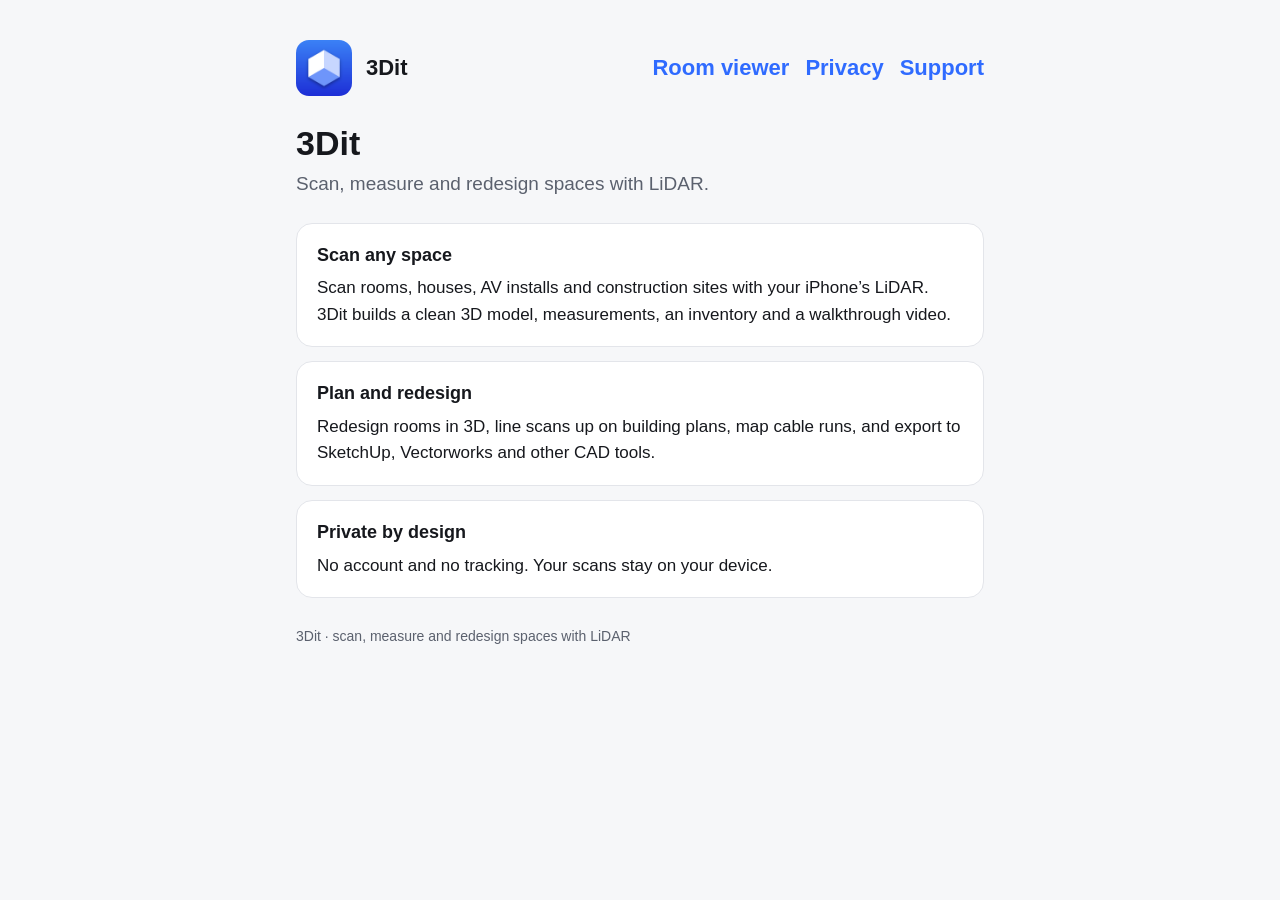
<file: index.html>
<!doctype html>
<html lang="en"><head><meta charset="utf-8"><meta name="viewport" content="width=device-width, initial-scale=1">
<title>3Dit · 3Dit</title><link rel="stylesheet" href="style.css"><link rel="icon" href="icon.png"></head>
<body><main>
<header><img src="icon.png" alt=""><a href="./">3Dit</a><nav><a href="viewer.html">Room viewer</a><a href="privacy.html">Privacy</a><a href="support.html">Support</a></nav></header>
<h1>3Dit</h1>
<p class="lead">Scan, measure and redesign spaces with LiDAR.</p>
<section><h2>Scan any space</h2><p>Scan rooms, houses, AV installs and construction sites with your iPhone’s LiDAR. 3Dit builds a clean 3D model, measurements, an inventory and a walkthrough video.</p></section>
<section><h2>Plan and redesign</h2><p>Redesign rooms in 3D, line scans up on building plans, map cable runs, and export to SketchUp, Vectorworks and other CAD tools.</p></section>
<section><h2>Private by design</h2><p>No account and no tracking. Your scans stay on your device.</p></section>
<footer>3Dit · scan, measure and redesign spaces with LiDAR</footer>
</main></body></html>
</file>
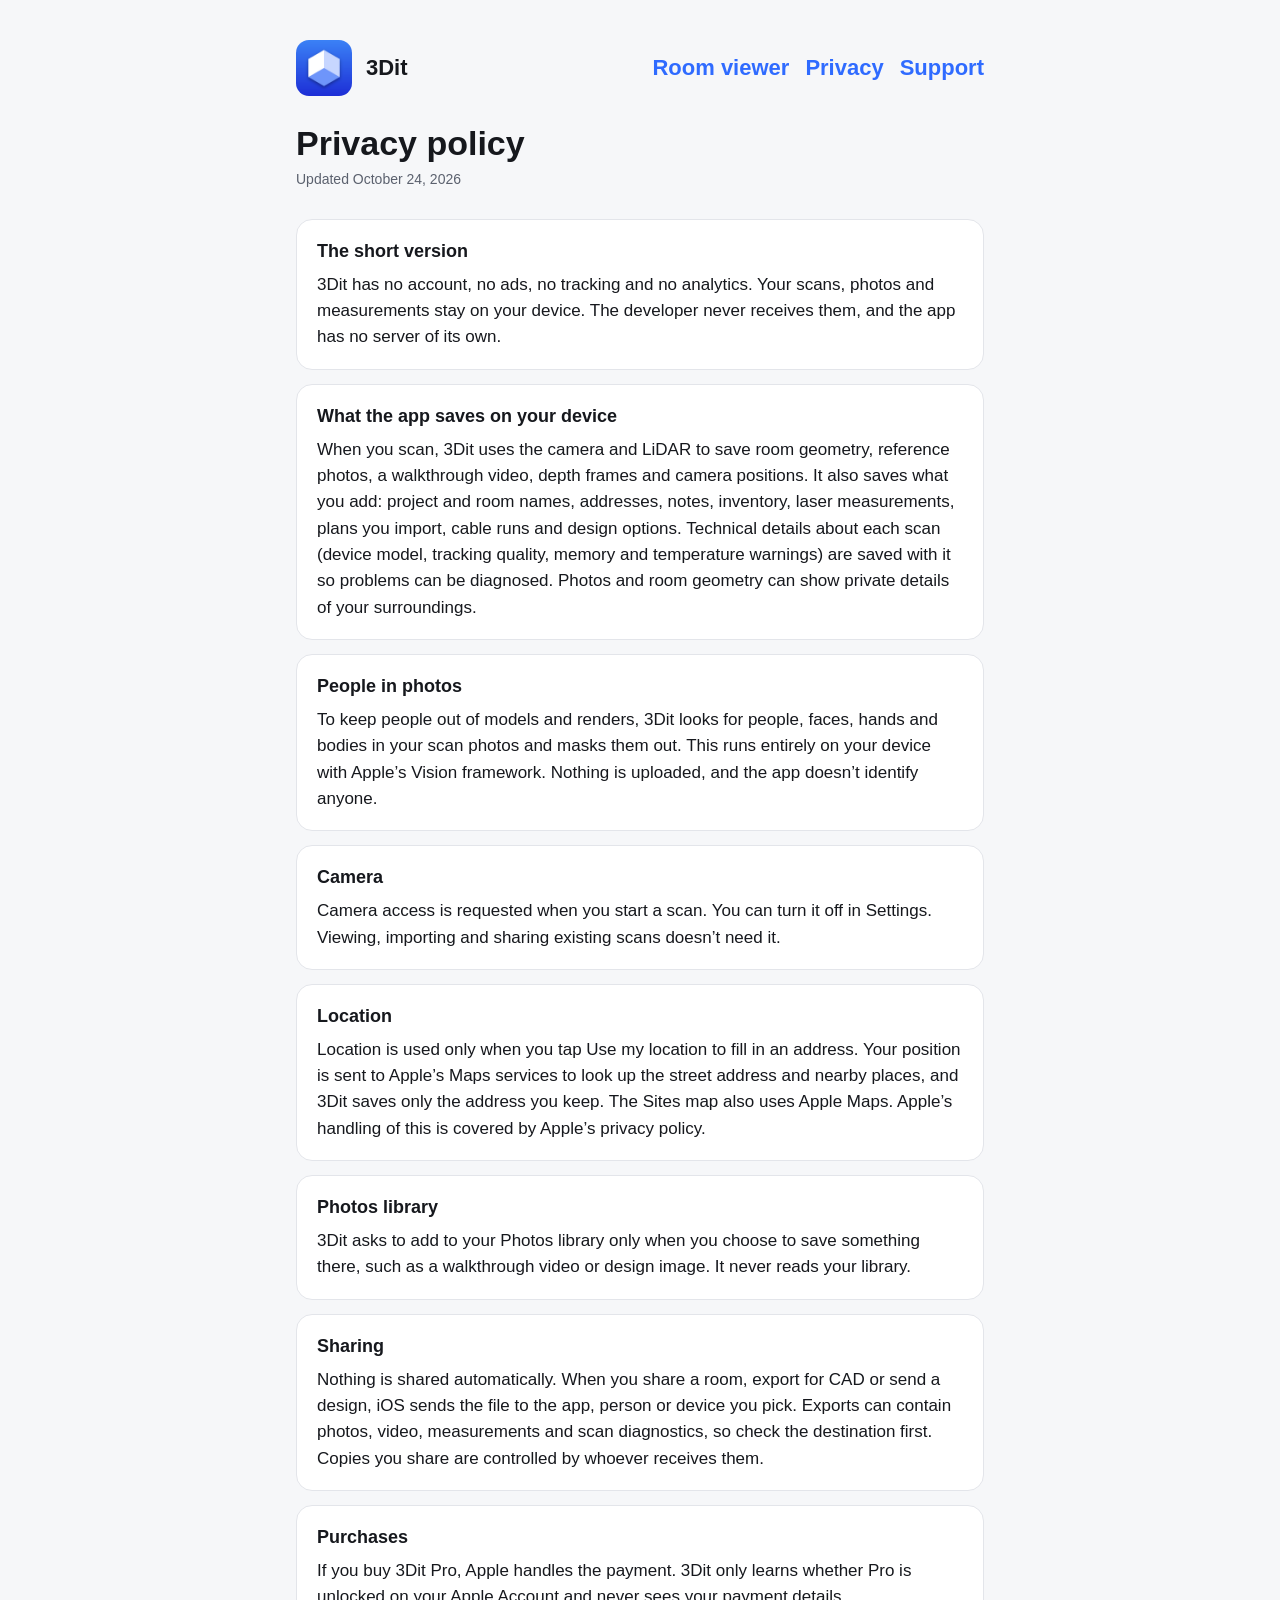
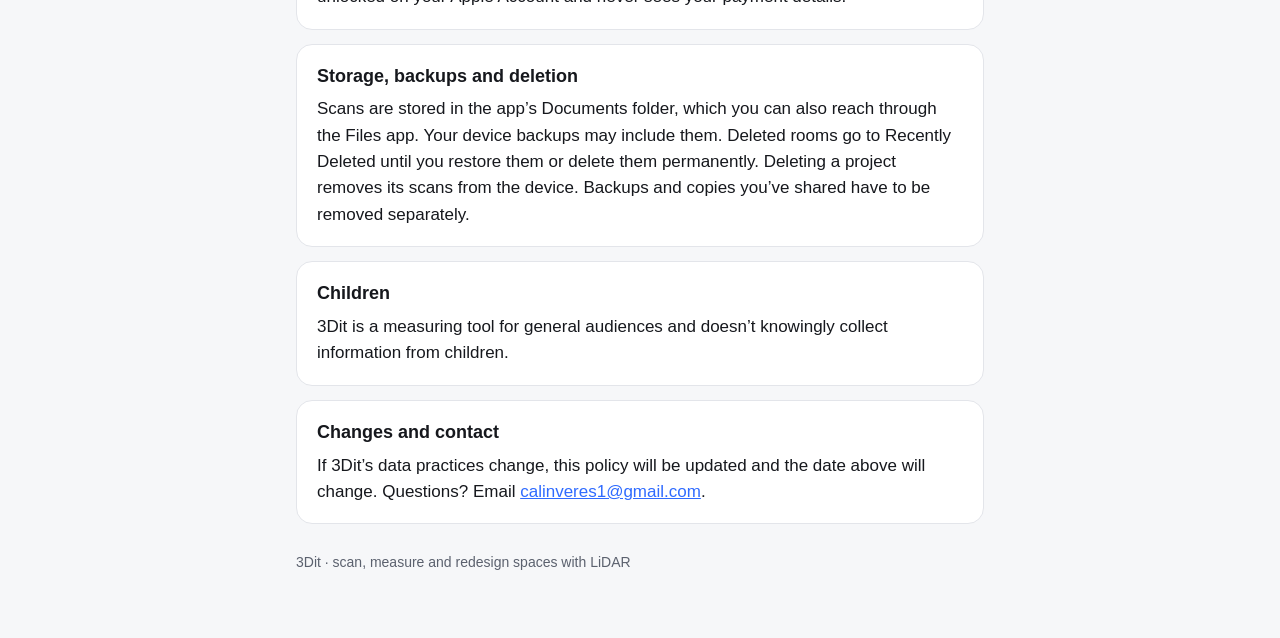
<file: privacy.html>
<!doctype html>
<html lang="en"><head><meta charset="utf-8"><meta name="viewport" content="width=device-width, initial-scale=1">
<title>Privacy policy · 3Dit</title><link rel="stylesheet" href="style.css"><link rel="icon" href="icon.png"></head>
<body><main>
<header><img src="icon.png" alt=""><a href="./">3Dit</a><nav><a href="viewer.html">Room viewer</a><a href="privacy.html">Privacy</a><a href="support.html">Support</a></nav></header>
<h1>Privacy policy</h1><p class="updated">Updated October 24, 2026</p>

<section><h2>The short version</h2><p>3Dit has no account, no ads, no tracking and no analytics. Your scans, photos and measurements stay on your device. The developer never receives them, and the app has no server of its own.</p></section>
<section><h2>What the app saves on your device</h2><p>When you scan, 3Dit uses the camera and LiDAR to save room geometry, reference photos, a walkthrough video, depth frames and camera positions. It also saves what you add: project and room names, addresses, notes, inventory, laser measurements, plans you import, cable runs and design options. Technical details about each scan (device model, tracking quality, memory and temperature warnings) are saved with it so problems can be diagnosed. Photos and room geometry can show private details of your surroundings.</p></section>
<section><h2>People in photos</h2><p>To keep people out of models and renders, 3Dit looks for people, faces, hands and bodies in your scan photos and masks them out. This runs entirely on your device with Apple’s Vision framework. Nothing is uploaded, and the app doesn’t identify anyone.</p></section>
<section><h2>Camera</h2><p>Camera access is requested when you start a scan. You can turn it off in Settings. Viewing, importing and sharing existing scans doesn’t need it.</p></section>
<section><h2>Location</h2><p>Location is used only when you tap Use my location to fill in an address. Your position is sent to Apple’s Maps services to look up the street address and nearby places, and 3Dit saves only the address you keep. The Sites map also uses Apple Maps. Apple’s handling of this is covered by Apple’s privacy policy.</p></section>
<section><h2>Photos library</h2><p>3Dit asks to add to your Photos library only when you choose to save something there, such as a walkthrough video or design image. It never reads your library.</p></section>
<section><h2>Sharing</h2><p>Nothing is shared automatically. When you share a room, export for CAD or send a design, iOS sends the file to the app, person or device you pick. Exports can contain photos, video, measurements and scan diagnostics, so check the destination first. Copies you share are controlled by whoever receives them.</p></section>
<section><h2>Purchases</h2><p>If you buy 3Dit Pro, Apple handles the payment. 3Dit only learns whether Pro is unlocked on your Apple Account and never sees your payment details.</p></section>
<section><h2>Storage, backups and deletion</h2><p>Scans are stored in the app’s Documents folder, which you can also reach through the Files app. Your device backups may include them. Deleted rooms go to Recently Deleted until you restore them or delete them permanently. Deleting a project removes its scans from the device. Backups and copies you’ve shared have to be removed separately.</p></section>
<section><h2>Children</h2><p>3Dit is a measuring tool for general audiences and doesn’t knowingly collect information from children.</p></section>
<section><h2>Changes and contact</h2><p>If 3Dit’s data practices change, this policy will be updated and the date above will change. Questions? Email <a href="mailto:calinveres1@gmail.com">calinveres1@gmail.com</a>.</p></section>
<footer>3Dit · scan, measure and redesign spaces with LiDAR</footer>
</main></body></html>
</file>
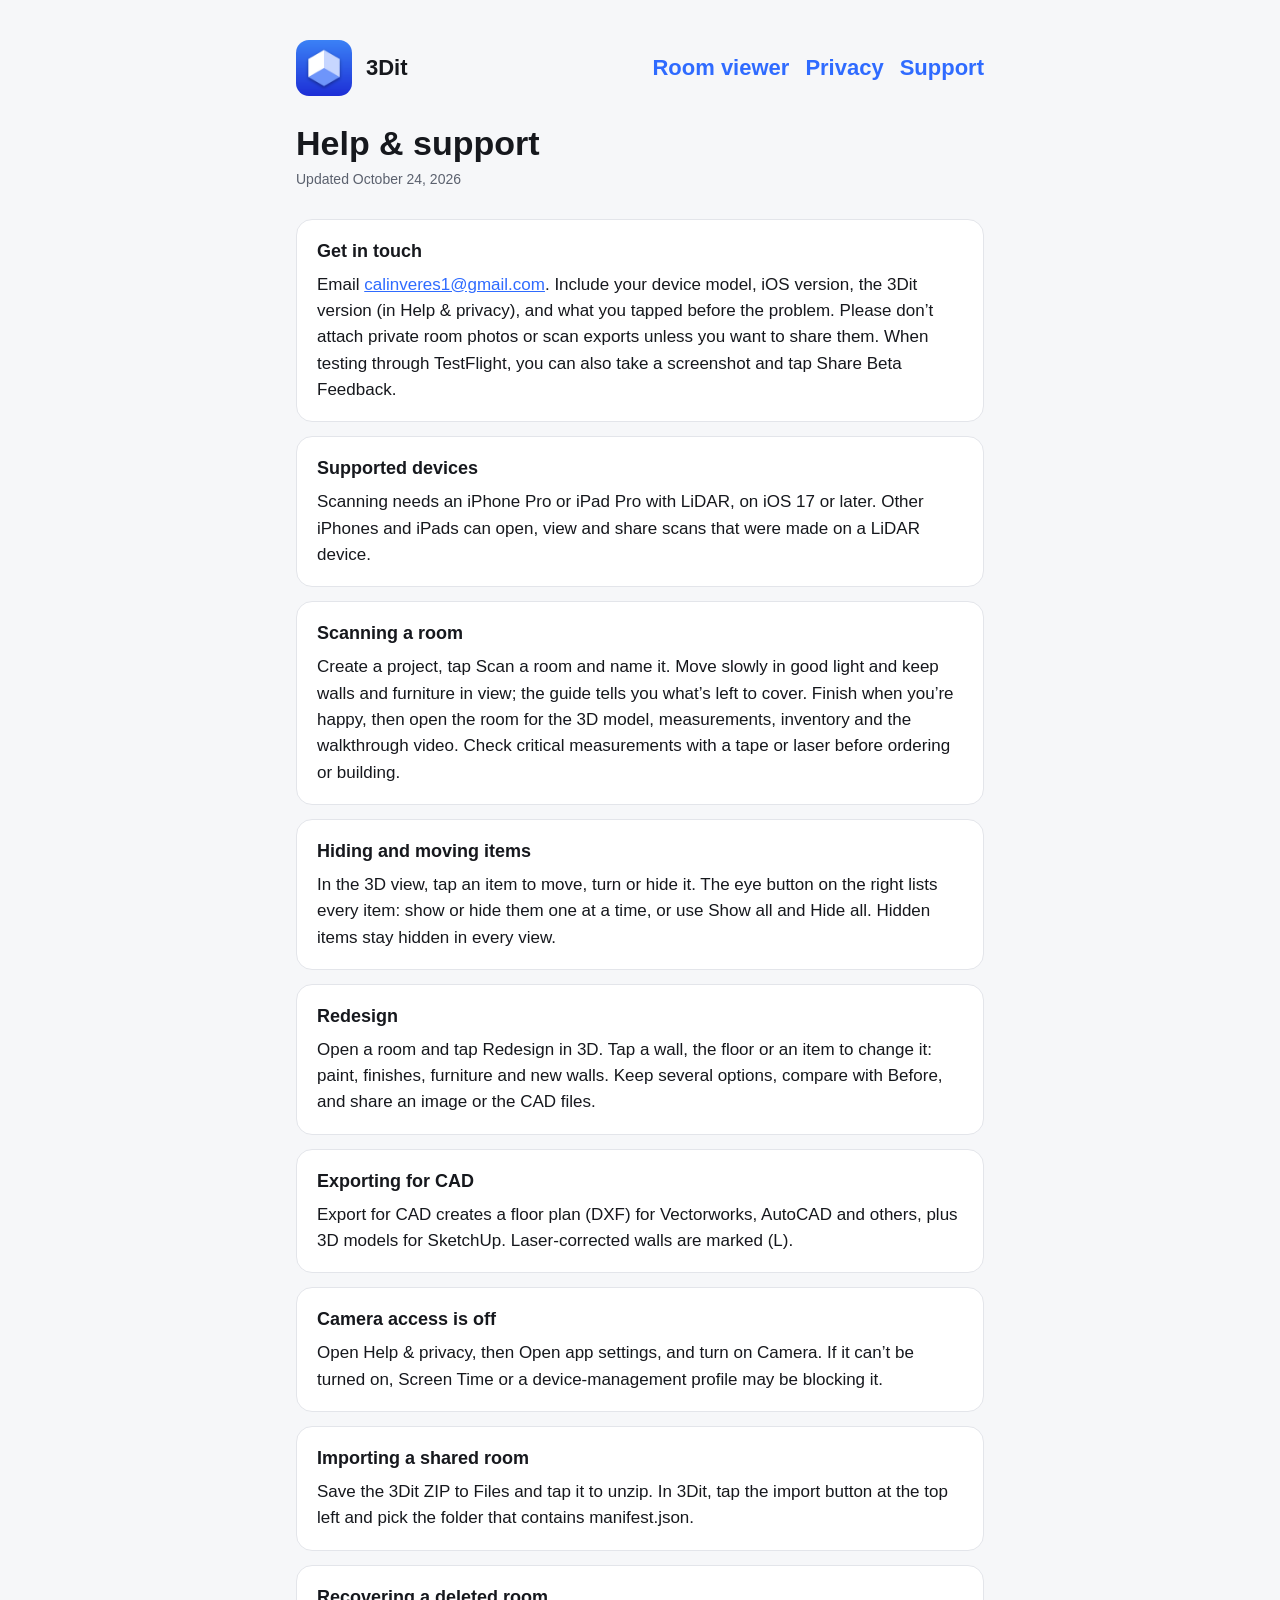
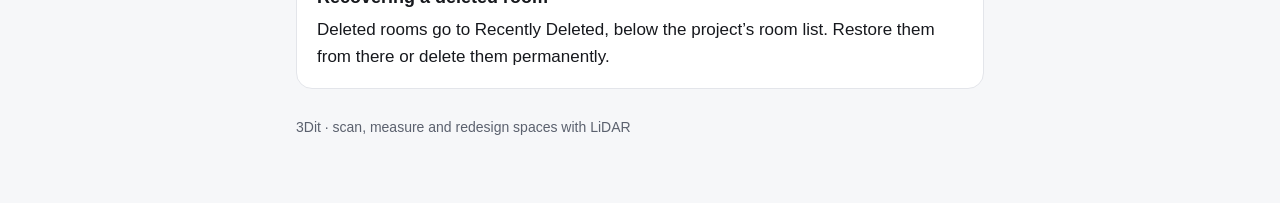
<file: support.html>
<!doctype html>
<html lang="en"><head><meta charset="utf-8"><meta name="viewport" content="width=device-width, initial-scale=1">
<title>Help &amp; support · 3Dit</title><link rel="stylesheet" href="style.css"><link rel="icon" href="icon.png"></head>
<body><main>
<header><img src="icon.png" alt=""><a href="./">3Dit</a><nav><a href="viewer.html">Room viewer</a><a href="privacy.html">Privacy</a><a href="support.html">Support</a></nav></header>
<h1>Help &amp; support</h1><p class="updated">Updated October 24, 2026</p>

<section><h2>Get in touch</h2><p>Email <a href="mailto:calinveres1@gmail.com">calinveres1@gmail.com</a>. Include your device model, iOS version, the 3Dit version (in Help &amp; privacy), and what you tapped before the problem. Please don’t attach private room photos or scan exports unless you want to share them. When testing through TestFlight, you can also take a screenshot and tap Share Beta Feedback.</p></section>
<section><h2>Supported devices</h2><p>Scanning needs an iPhone Pro or iPad Pro with LiDAR, on iOS 17 or later. Other iPhones and iPads can open, view and share scans that were made on a LiDAR device.</p></section>
<section><h2>Scanning a room</h2><p>Create a project, tap Scan a room and name it. Move slowly in good light and keep walls and furniture in view; the guide tells you what’s left to cover. Finish when you’re happy, then open the room for the 3D model, measurements, inventory and the walkthrough video. Check critical measurements with a tape or laser before ordering or building.</p></section>
<section><h2>Hiding and moving items</h2><p>In the 3D view, tap an item to move, turn or hide it. The eye button on the right lists every item: show or hide them one at a time, or use Show all and Hide all. Hidden items stay hidden in every view.</p></section>
<section><h2>Redesign</h2><p>Open a room and tap Redesign in 3D. Tap a wall, the floor or an item to change it: paint, finishes, furniture and new walls. Keep several options, compare with Before, and share an image or the CAD files.</p></section>
<section><h2>Exporting for CAD</h2><p>Export for CAD creates a floor plan (DXF) for Vectorworks, AutoCAD and others, plus 3D models for SketchUp. Laser-corrected walls are marked (L).</p></section>
<section><h2>Camera access is off</h2><p>Open Help &amp; privacy, then Open app settings, and turn on Camera. If it can’t be turned on, Screen Time or a device-management profile may be blocking it.</p></section>
<section><h2>Importing a shared room</h2><p>Save the 3Dit ZIP to Files and tap it to unzip. In 3Dit, tap the import button at the top left and pick the folder that contains manifest.json.</p></section>
<section><h2>Recovering a deleted room</h2><p>Deleted rooms go to Recently Deleted, below the project’s room list. Restore them from there or delete them permanently.</p></section>
<footer>3Dit · scan, measure and redesign spaces with LiDAR</footer>
</main></body></html>
</file>
<file: style.css>
:root { --ink: #16181d; --muted: #5b616e; --line: #e3e5ea; --accent: #2f6bff; --bg: #f6f7f9; --card: #fff; }
@media (prefers-color-scheme: dark) { :root { --ink: #eef0f3; --muted: #a3a9b5; --line: #2c3038; --accent: #6b97ff; --bg: #15171b; --card: #1d2026; } }
* { box-sizing: border-box; }
body { margin: 0; background: var(--bg); color: var(--ink); font: 17px/1.55 -apple-system, BlinkMacSystemFont, "SF Pro Text", "Helvetica Neue", Arial, sans-serif; }
main { max-width: 720px; margin: 0 auto; padding: 40px 16px 64px; }
header { display: flex; align-items: center; gap: 14px; margin-bottom: 28px; }
header img { width: 56px; height: 56px; border-radius: 13px; }
header a { color: inherit; text-decoration: none; font-weight: 700; font-size: 22px; }
nav { margin-left: auto; display: flex; gap: 16px; font-size: 15px; }
nav a { color: var(--accent); text-decoration: none; }
h1 { font-size: 34px; line-height: 1.15; margin: 0 0 6px; }
.updated { color: var(--muted); font-size: 14px; margin: 0 0 28px; }
section { background: var(--card); border: 1px solid var(--line); border-radius: 16px; padding: 18px 20px; margin: 0 0 14px; }
h2 { font-size: 18px; margin: 0 0 6px; }
p { margin: 0 0 8px; }
p:last-child { margin-bottom: 0; }
a { color: var(--accent); }
.lead { font-size: 19px; color: var(--muted); margin: 0 0 24px; }
footer { color: var(--muted); font-size: 14px; margin-top: 28px; }
</file>
